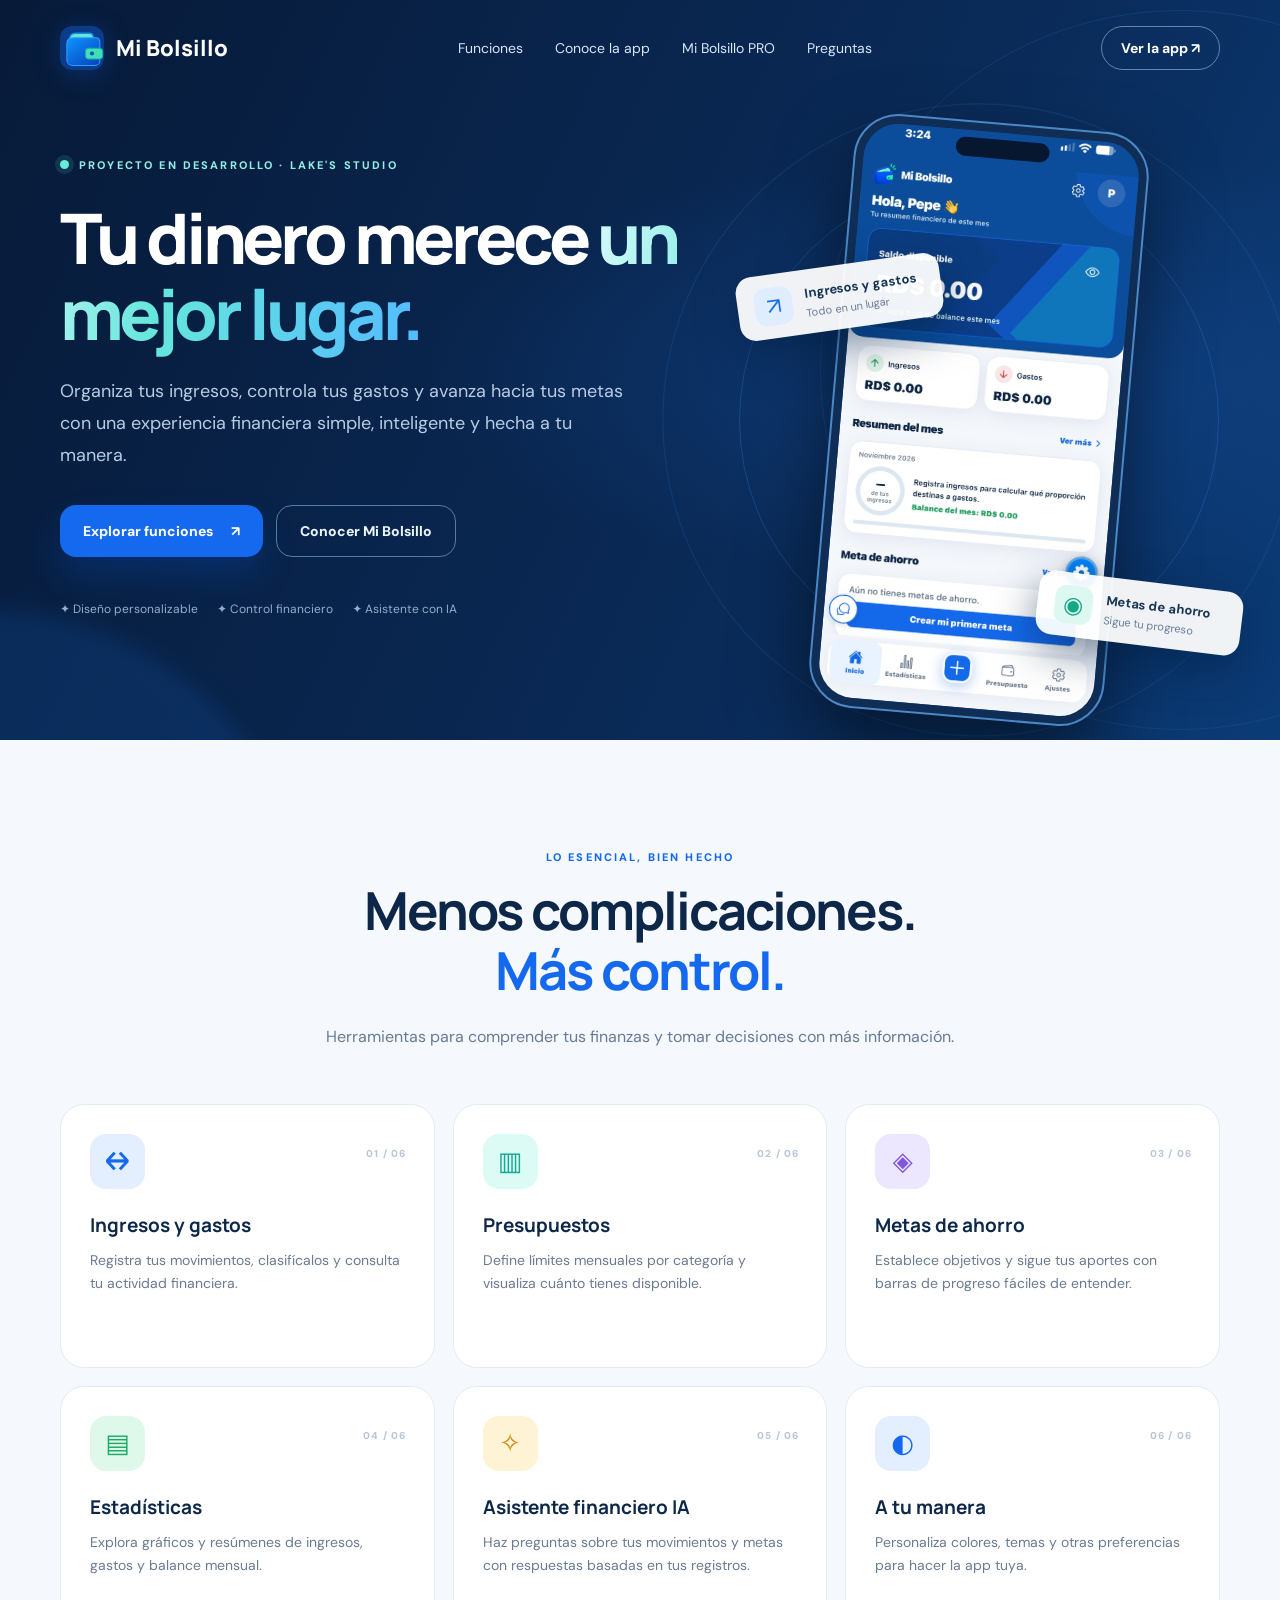
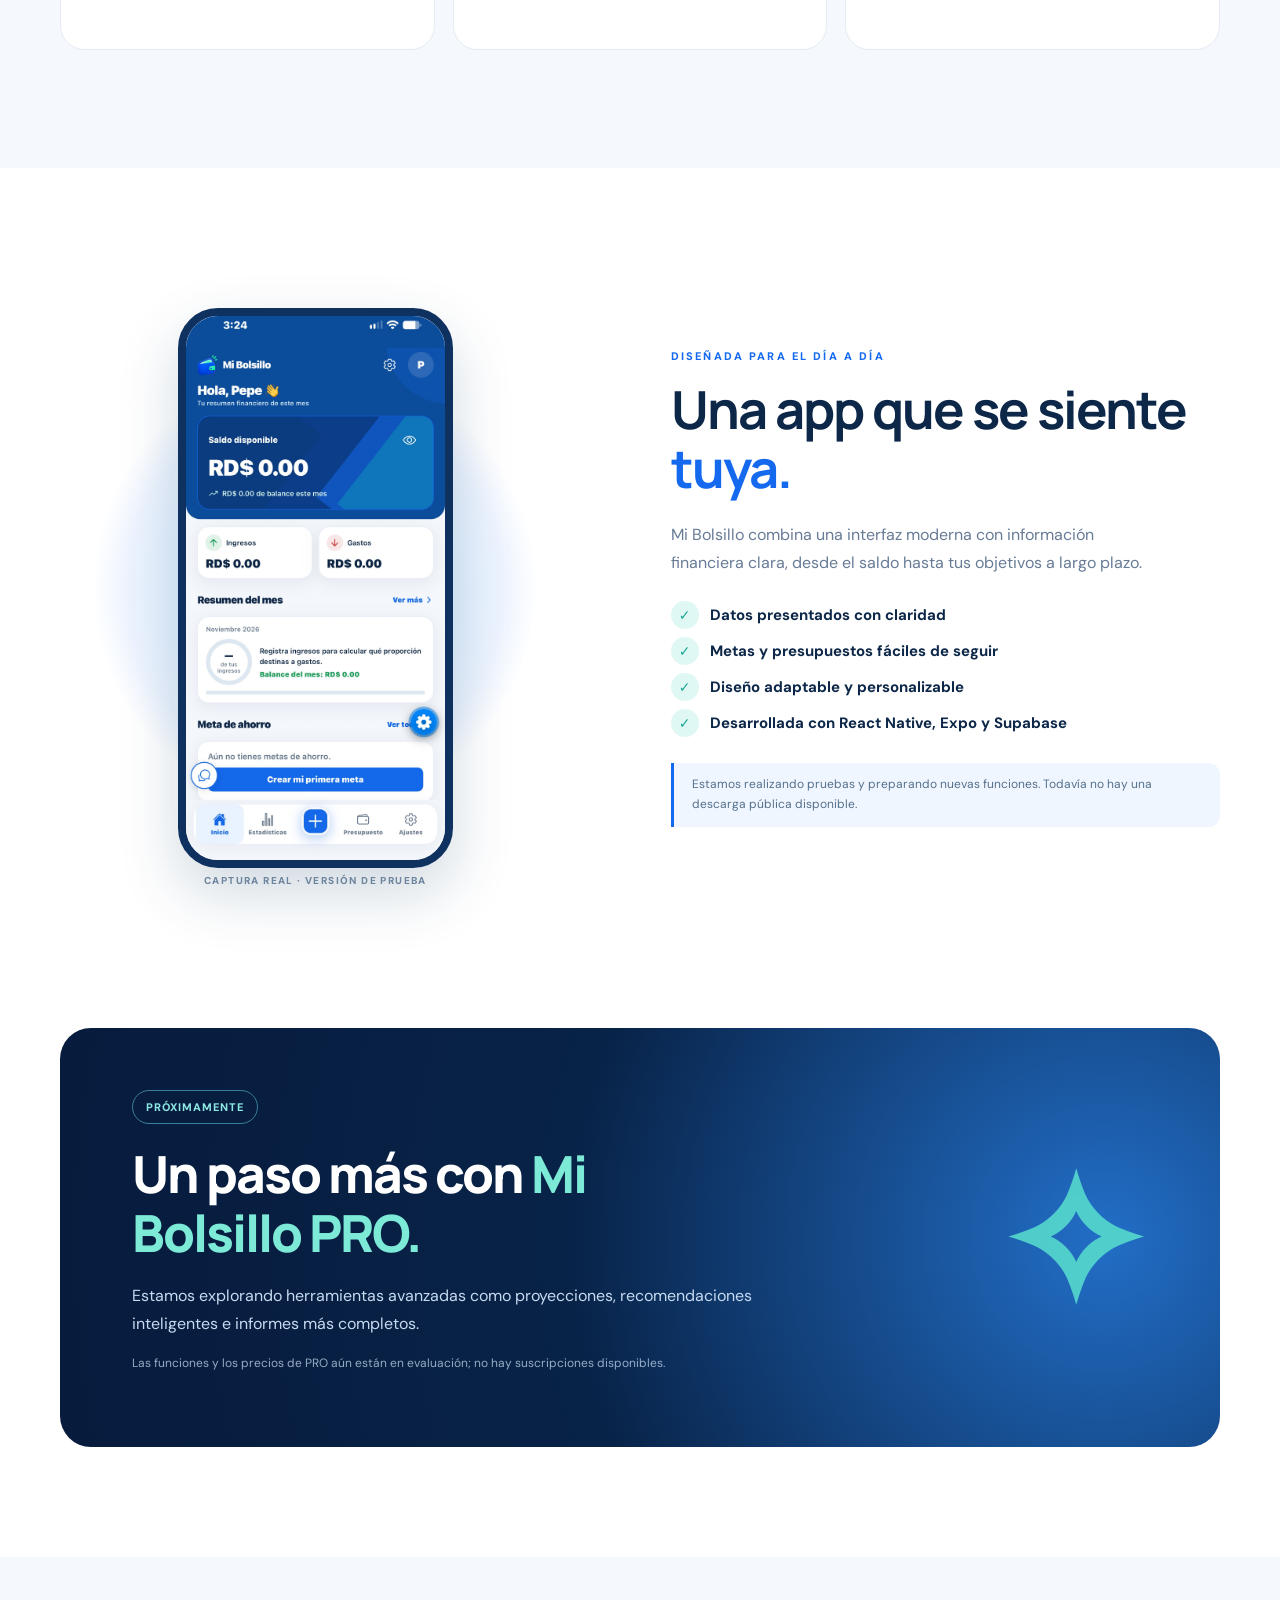
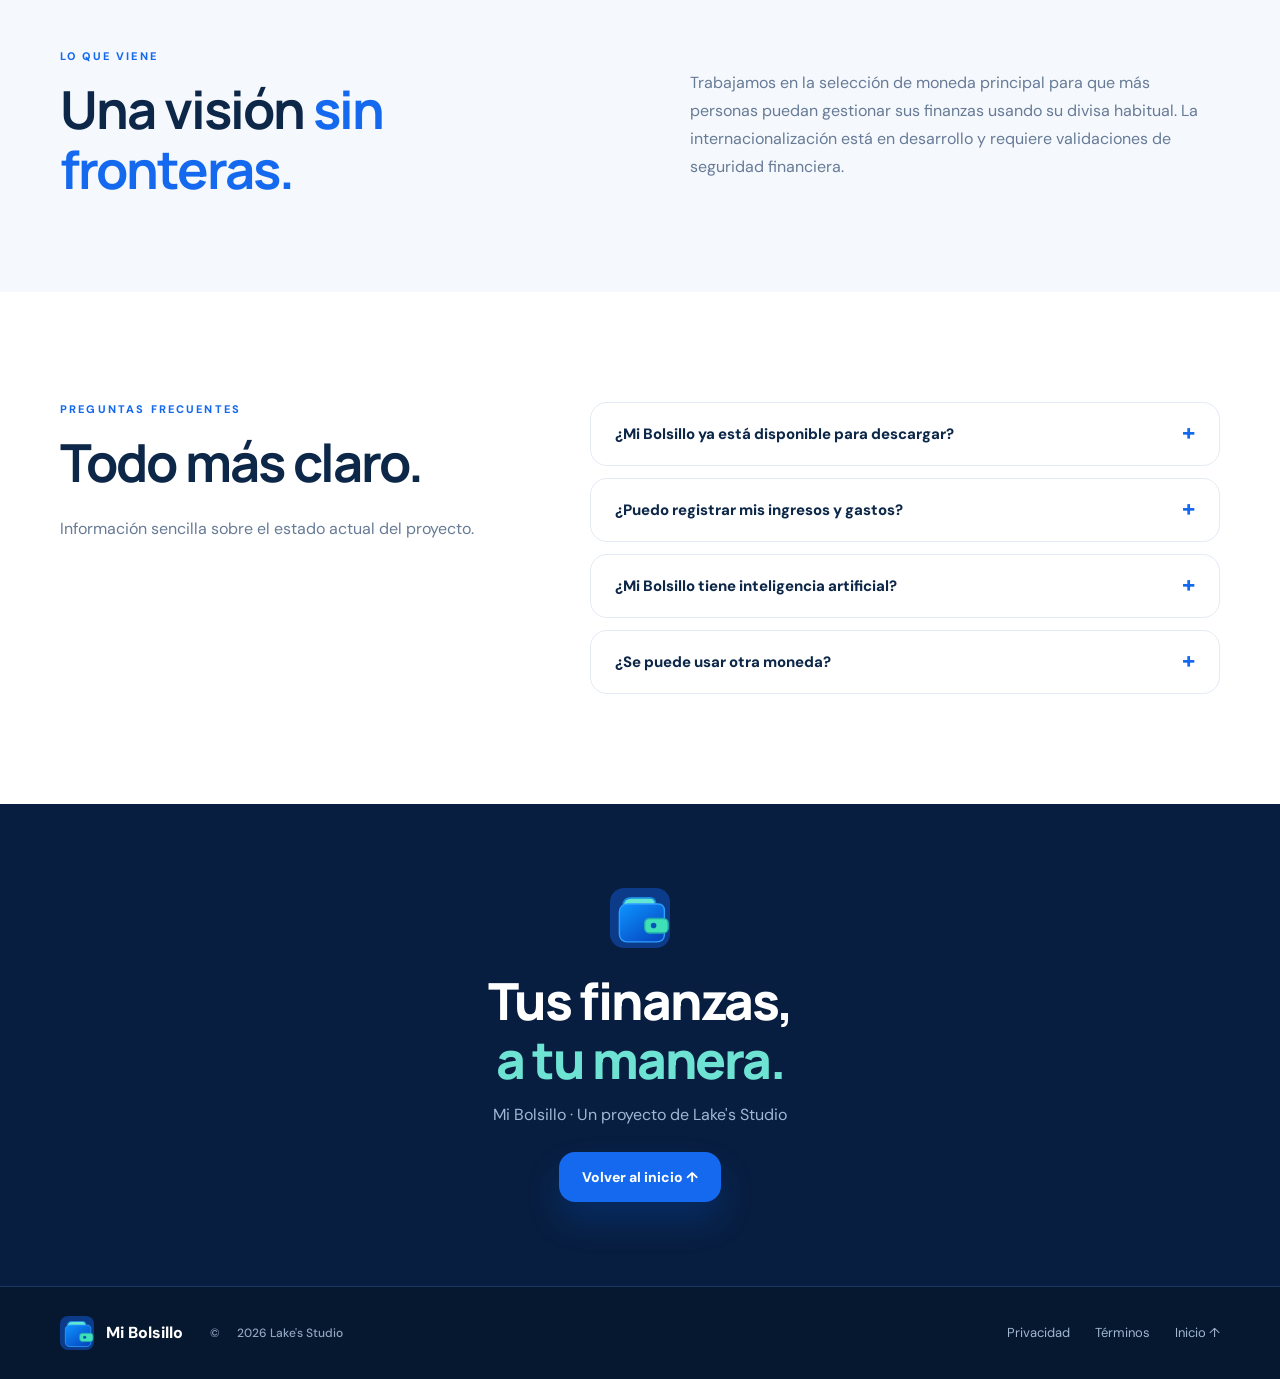
<file: index.html>
<!doctype html>
<html lang="es">
<head>
  <meta charset="utf-8" />
  <meta name="viewport" content="width=device-width, initial-scale=1" />
  <meta name="theme-color" content="#071b3d" />
  <meta name="description" content="Mi Bolsillo: organiza tus ingresos, gastos, presupuestos y metas de ahorro con apoyo de inteligencia artificial. Una app de Lake's Studio." />
  <meta property="og:title" content="Mi Bolsillo | Tus finanzas, a tu manera" />
  <meta property="og:description" content="Una forma clara y moderna de organizar tus finanzas. Proyecto en desarrollo de Lake's Studio." />
  <meta property="og:type" content="website" />
  <link rel="icon" href="/assets/favicon.svg" type="image/svg+xml" />
  <link rel="stylesheet" href="/styles.css" />
  <title>Mi Bolsillo — Tus finanzas, a tu manera</title>
</head>
<body>
  <header class="site-header" id="inicio">
    <nav class="nav container" aria-label="Navegación principal">
      <a class="brand" href="#inicio" aria-label="Mi Bolsillo, inicio">
        <img src="/assets/favicon.svg" alt="" width="44" height="44" />
        <span>Mi Bolsillo</span>
      </a>
      <button class="menu-button" aria-label="Abrir menú" aria-expanded="false" aria-controls="nav-links"><span></span><span></span><span></span></button>
      <div class="nav-links" id="nav-links">
        <a href="#funciones">Funciones</a>
        <a href="#app">Conoce la app</a>
        <a href="#pro">Mi Bolsillo PRO</a>
        <a href="#preguntas">Preguntas</a>
      </div>
      <a class="nav-cta" href="#app">Ver la app <span aria-hidden="true">↗</span></a>
    </nav>
  </header>
  <main>
    <section class="hero">
      <div class="hero-halo"></div>
      <div class="container hero-grid">
        <div class="hero-copy reveal">
          <div class="eyebrow"><span class="dot"></span> PROYECTO EN DESARROLLO · LAKE'S STUDIO</div>
          <h1>Tu dinero merece <span class="gradient-text">un mejor lugar.</span></h1>
          <p class="hero-lead">Organiza tus ingresos, controla tus gastos y avanza hacia tus metas con una experiencia financiera simple, inteligente y hecha a tu manera.</p>
          <div class="hero-actions">
            <a href="#funciones" class="btn btn-primary">Explorar funciones <span aria-hidden="true">↗</span></a>
            <a href="#app" class="btn btn-outline">Conocer Mi Bolsillo</a>
          </div>
          <div class="hero-highlights"><span>✦ Diseño personalizable</span><span>✦ Control financiero</span><span>✦ Asistente con IA</span></div>
        </div>
        <div class="hero-art reveal">
          <div class="art-ring art-ring-a"></div><div class="art-ring art-ring-b"></div>
          <div class="floating-chip chip-a"><span class="chip-icon">↗</span><span><strong>Ingresos y gastos</strong><small>Todo en un lugar</small></span></div>
          <div class="floating-chip chip-b"><span class="chip-icon mint">◉</span><span><strong>Metas de ahorro</strong><small>Sigue tu progreso</small></span></div>
          <div class="phone">
            <div class="phone-camera"></div>
            <img src="/assets/mi-bolsillo-captura.jpg" alt="Captura real de la pantalla de Inicio de Mi Bolsillo, con saldo, ingresos, gastos y metas" />
          </div>
        </div>
      </div>
    </section>
    <section id="funciones" class="features-section">
      <div class="container">
        <div class="section-heading reveal"><div class="section-kicker">LO ESENCIAL, BIEN HECHO</div><h2>Menos complicaciones.<br><span>Más control.</span></h2><p>Herramientas para comprender tus finanzas y tomar decisiones con más información.</p></div>
        <div class="features-grid">
          <article class="feature-card reveal"><div class="feature-icon icon-blue">↔</div><h3>Ingresos y gastos</h3><p>Registra tus movimientos, clasifícalos y consulta tu actividad financiera.</p><span class="feature-num">01 / 06</span></article>
          <article class="feature-card reveal"><div class="feature-icon icon-mint">▥</div><h3>Presupuestos</h3><p>Define límites mensuales por categoría y visualiza cuánto tienes disponible.</p><span class="feature-num">02 / 06</span></article>
          <article class="feature-card reveal"><div class="feature-icon icon-violet">◈</div><h3>Metas de ahorro</h3><p>Establece objetivos y sigue tus aportes con barras de progreso fáciles de entender.</p><span class="feature-num">03 / 06</span></article>
          <article class="feature-card reveal"><div class="feature-icon icon-green">▤</div><h3>Estadísticas</h3><p>Explora gráficos y resúmenes de ingresos, gastos y balance mensual.</p><span class="feature-num">04 / 06</span></article>
          <article class="feature-card reveal"><div class="feature-icon icon-yellow">✧</div><h3>Asistente financiero IA</h3><p>Haz preguntas sobre tus movimientos y metas con respuestas basadas en tus registros.</p><span class="feature-num">05 / 06</span></article>
          <article class="feature-card reveal"><div class="feature-icon icon-blue">◐</div><h3>A tu manera</h3><p>Personaliza colores, temas y otras preferencias para hacer la app tuya.</p><span class="feature-num">06 / 06</span></article>
        </div>
      </div>
    </section>
    <section id="app" class="showcase-section">
      <div class="container showcase-grid">
        <div class="showcase-visual reveal"><div class="showcase-glow"></div><div class="showcase-screenshot"><img src="/assets/mi-bolsillo-captura.jpg" alt="Vista real de la aplicación Mi Bolsillo en iPhone" loading="lazy"></div><div class="showcase-label">CAPTURA REAL · VERSIÓN DE PRUEBA</div></div>
        <div class="showcase-copy reveal"><div class="section-kicker">DISEÑADA PARA EL DÍA A DÍA</div><h2>Una app que se siente <span>tuya.</span></h2><p>Mi Bolsillo combina una interfaz moderna con información financiera clara, desde el saldo hasta tus objetivos a largo plazo.</p><ul class="check-list"><li>Datos presentados con claridad</li><li>Metas y presupuestos fáciles de seguir</li><li>Diseño adaptable y personalizable</li><li>Desarrollada con React Native, Expo y Supabase</li></ul><div class="notice-inline">Estamos realizando pruebas y preparando nuevas funciones. Todavía no hay una descarga pública disponible.</div></div>
      </div>
    </section>
    <section id="pro" class="pro-section">
      <div class="container"><div class="pro-panel reveal"><div class="pro-copy"><span class="pill">PRÓXIMAMENTE</span><h2>Un paso más con <span>Mi Bolsillo PRO.</span></h2><p>Estamos explorando herramientas avanzadas como proyecciones, recomendaciones inteligentes e informes más completos.</p><p class="pro-note">Las funciones y los precios de PRO aún están en evaluación; no hay suscripciones disponibles.</p></div><div class="pro-symbol" aria-hidden="true">✧</div></div></div>
    </section>
    <section class="vision-section"><div class="container vision-grid"><div class="reveal"><div class="section-kicker">LO QUE VIENE</div><h2>Una visión <span>sin fronteras.</span></h2></div><p class="reveal">Trabajamos en la selección de moneda principal para que más personas puedan gestionar sus finanzas usando su divisa habitual. La internacionalización está en desarrollo y requiere validaciones de seguridad financiera.</p></div></section>
    <section id="preguntas" class="faq-section"><div class="container faq-grid"><div class="reveal"><div class="section-kicker">PREGUNTAS FRECUENTES</div><h2>Todo más claro.</h2><p>Información sencilla sobre el estado actual del proyecto.</p></div><div class="faq-list reveal"><details><summary>¿Mi Bolsillo ya está disponible para descargar?</summary><p>La aplicación se encuentra en fase de desarrollo y pruebas. Aún no anunciamos una descarga pública.</p></details><details><summary>¿Puedo registrar mis ingresos y gastos?</summary><p>Sí, la versión de prueba permite registrar movimientos y visualizar resúmenes financieros.</p></details><details><summary>¿Mi Bolsillo tiene inteligencia artificial?</summary><p>El prototipo incluye un asistente que permite consultar información basada en los registros financieros de la cuenta. Sus respuestas son orientativas y no sustituyen asesoría profesional.</p></details><details><summary>¿Se puede usar otra moneda?</summary><p>La selección de moneda principal se encuentra en implementación y pruebas. No anunciamos todavía conversiones de divisas ni soporte multimoneda completo.</p></details></div></div></section>
    <section class="end-cta"><div class="container end-cta-inner"><img src="/assets/favicon.svg" alt="" width="60" height="60"/><h2>Tus finanzas,<br><span>a tu manera.</span></h2><p>Mi Bolsillo · Un proyecto de Lake's Studio</p><a class="btn btn-primary" href="#inicio">Volver al inicio ↑</a></div></section>
  </main>
  <footer><div class="container footer-inner"><div class="footer-brand"><img src="/assets/favicon.svg" alt="" width="34" height="34"/>Mi Bolsillo <span>© <span id="year"></span> Lake's Studio</span></div><div class="footer-links"><a href="/privacidad.html">Privacidad</a><a href="/terminos.html">Términos</a><a href="#inicio">Inicio ↑</a></div></div></footer>
  <script src="/script.js" defer></script>
</body>
</html>
</file>
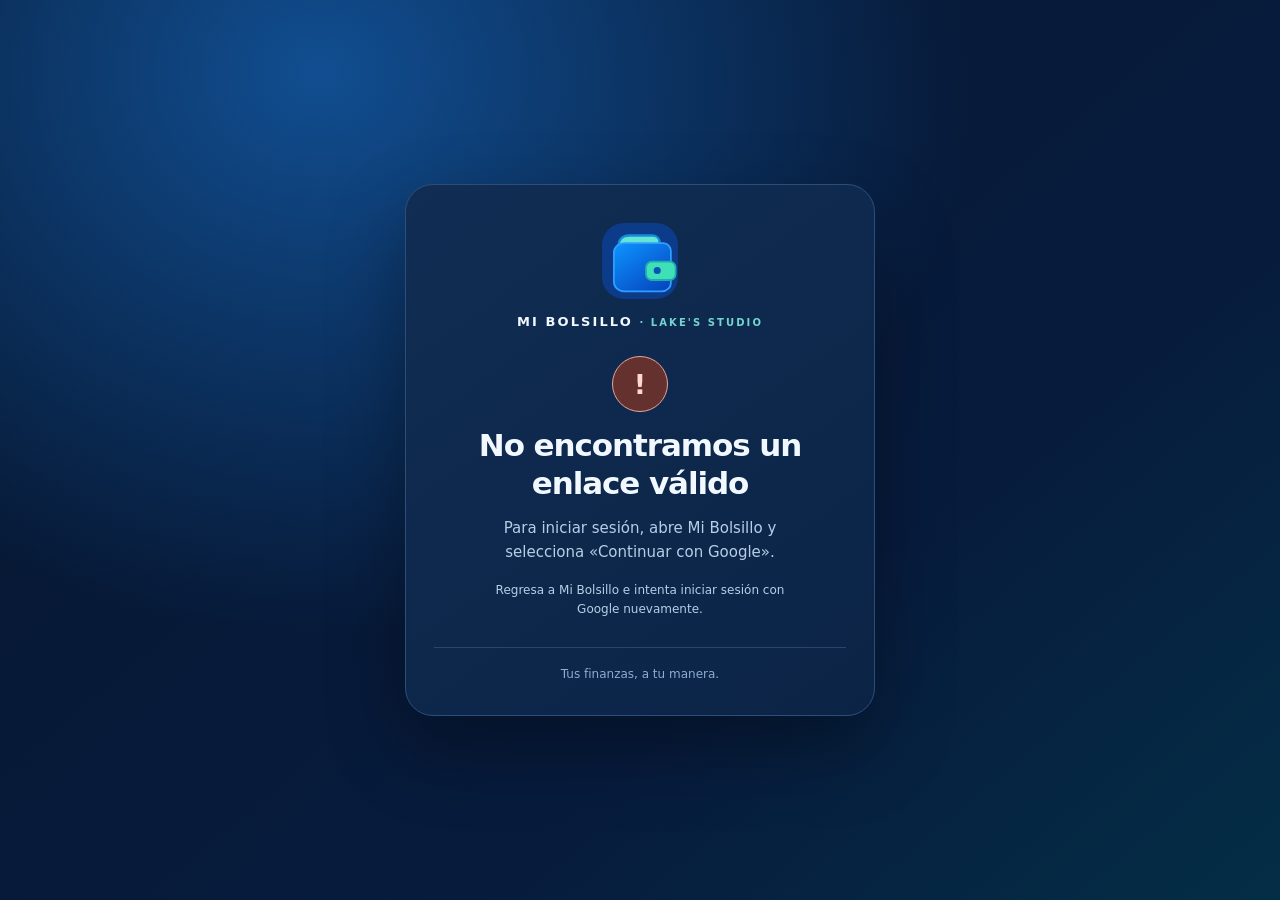
<file: callback.html>
<!doctype html>
<html lang="es">
<head>
  <meta charset="utf-8">
  <meta name="viewport" content="width=device-width, initial-scale=1">
  <meta name="theme-color" content="#071b3d">
  <meta name="referrer" content="no-referrer">
  <meta http-equiv="Cache-Control" content="no-store">
  <meta name="robots" content="noindex, nofollow, noarchive">
  <meta http-equiv="Content-Security-Policy" content="default-src 'none'; img-src 'self'; style-src 'self'; script-src 'self'; base-uri 'none'; form-action 'none'; object-src 'none'; frame-ancestors 'none'">
  <link rel="icon" href="/assets/favicon.svg" type="image/svg+xml">
  <link rel="stylesheet" href="/callback.css">
  <script src="/callback.js" defer></script>
  <title>Continuar en Mi Bolsillo</title>
</head>
<body>
  <main class="page">
    <section class="panel" aria-live="polite" aria-atomic="true">
      <img class="logo" src="/assets/favicon.svg" width="76" height="76" alt="Ícono de Mi Bolsillo">
      <div class="brand">MI BOLSILLO <span>· LAKE'S STUDIO</span></div>
      <div class="icon-check" id="status-icon" aria-hidden="true">✓</div>
      <h1 id="title">Verificando tu acceso…</h1>
      <p id="message">Estamos preparando tu regreso a Mi Bolsillo.</p>
      <a id="open-app" class="action" hidden>Volver a Mi Bolsillo <span aria-hidden="true">↗</span></a>
      <p class="help" id="help">Si tu teléfono pregunta si deseas abrir Mi Bolsillo, selecciona «Abrir».</p>
      <p class="footnote">Tus finanzas, a tu manera.</p>
    </section>
  </main>
</body>
</html>
</file>
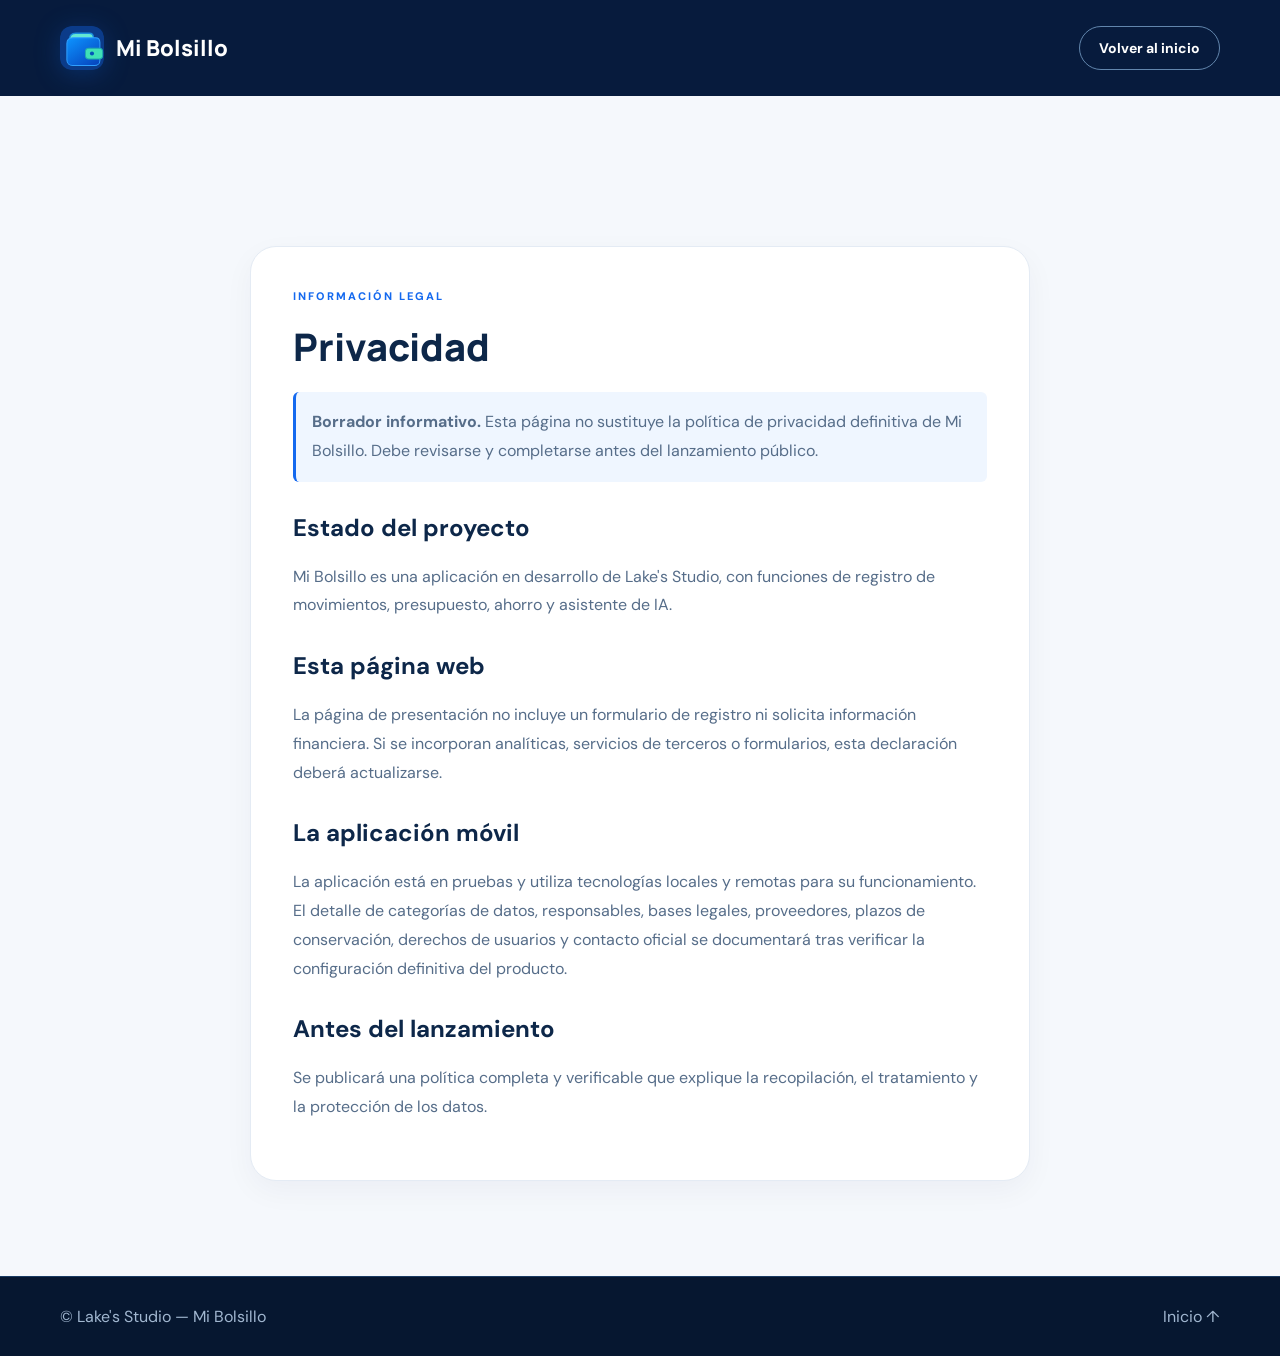
<file: privacidad.html>
<!doctype html><html lang="es"><head><meta charset="utf-8"><meta name="viewport" content="width=device-width, initial-scale=1"><meta name="theme-color" content="#071b3d"><link rel="stylesheet" href="/styles.css"><title>Privacidad | Mi Bolsillo</title></head><body><div class="legal-nav"><header class="site-header"><nav class="nav container"><a class="brand" href="/"><img src="/assets/favicon.svg" alt="" width="44" height="44">Mi Bolsillo</a><a href="/" class="nav-cta" style="margin-left:auto">Volver al inicio</a></nav></header></div><main class="legal"><div class="container"><article><div class="section-kicker">INFORMACIÓN LEGAL</div><h1>Privacidad</h1><p class="draft"><strong>Borrador informativo.</strong> Esta página no sustituye la política de privacidad definitiva de Mi Bolsillo. Debe revisarse y completarse antes del lanzamiento público.</p><h2>Estado del proyecto</h2><p>Mi Bolsillo es una aplicación en desarrollo de Lake's Studio, con funciones de registro de movimientos, presupuesto, ahorro y asistente de IA.</p><h2>Esta página web</h2><p>La página de presentación no incluye un formulario de registro ni solicita información financiera. Si se incorporan analíticas, servicios de terceros o formularios, esta declaración deberá actualizarse.</p><h2>La aplicación móvil</h2><p>La aplicación está en pruebas y utiliza tecnologías locales y remotas para su funcionamiento. El detalle de categorías de datos, responsables, bases legales, proveedores, plazos de conservación, derechos de usuarios y contacto oficial se documentará tras verificar la configuración definitiva del producto.</p><h2>Antes del lanzamiento</h2><p>Se publicará una política completa y verificable que explique la recopilación, el tratamiento y la protección de los datos.</p></article></div></main><footer><div class="container footer-inner">© Lake's Studio — Mi Bolsillo <a href="/">Inicio ↑</a></div></footer></body></html>
</file>
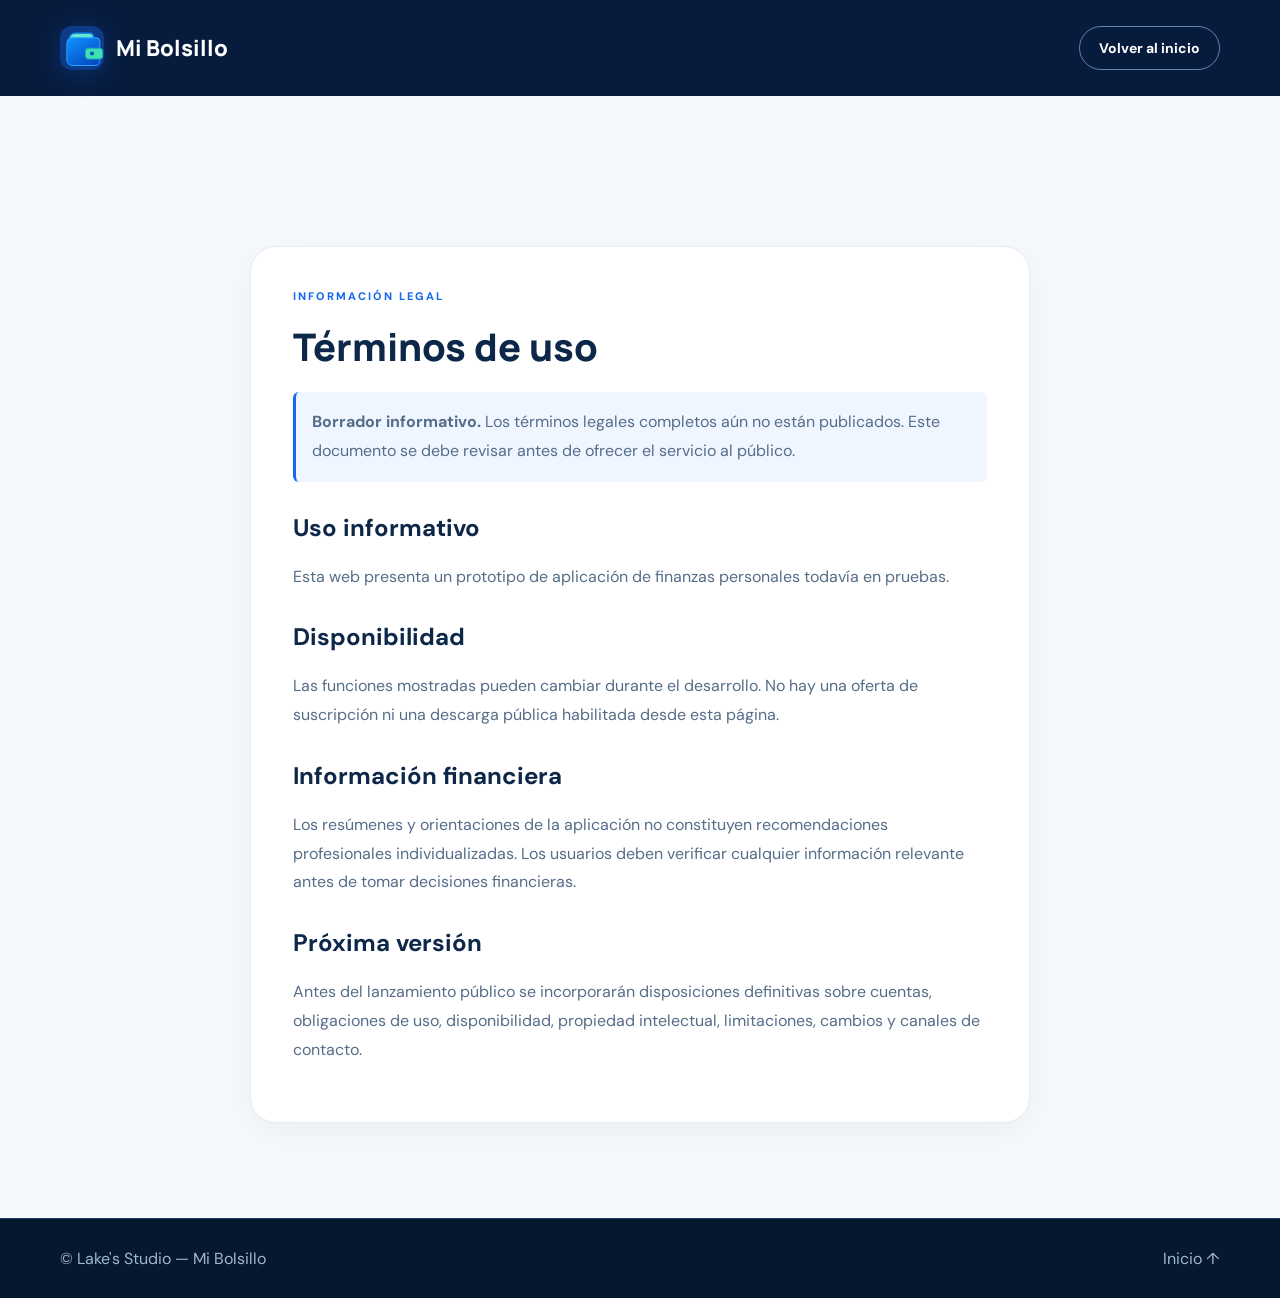
<file: terminos.html>
<!doctype html><html lang="es"><head><meta charset="utf-8"><meta name="viewport" content="width=device-width, initial-scale=1"><meta name="theme-color" content="#071b3d"><link rel="stylesheet" href="/styles.css"><title>Términos | Mi Bolsillo</title></head><body><div class="legal-nav"><header class="site-header"><nav class="nav container"><a class="brand" href="/"><img src="/assets/favicon.svg" alt="" width="44" height="44">Mi Bolsillo</a><a href="/" class="nav-cta" style="margin-left:auto">Volver al inicio</a></nav></header></div><main class="legal"><div class="container"><article><div class="section-kicker">INFORMACIÓN LEGAL</div><h1>Términos de uso</h1><p class="draft"><strong>Borrador informativo.</strong> Los términos legales completos aún no están publicados. Este documento se debe revisar antes de ofrecer el servicio al público.</p><h2>Uso informativo</h2><p>Esta web presenta un prototipo de aplicación de finanzas personales todavía en pruebas.</p><h2>Disponibilidad</h2><p>Las funciones mostradas pueden cambiar durante el desarrollo. No hay una oferta de suscripción ni una descarga pública habilitada desde esta página.</p><h2>Información financiera</h2><p>Los resúmenes y orientaciones de la aplicación no constituyen recomendaciones profesionales individualizadas. Los usuarios deben verificar cualquier información relevante antes de tomar decisiones financieras.</p><h2>Próxima versión</h2><p>Antes del lanzamiento público se incorporarán disposiciones definitivas sobre cuentas, obligaciones de uso, disponibilidad, propiedad intelectual, limitaciones, cambios y canales de contacto.</p></article></div></main><footer><div class="container footer-inner">© Lake's Studio — Mi Bolsillo <a href="/">Inicio ↑</a></div></footer></body></html>
</file>
<file: styles.css>
@import url('https://fonts.googleapis.com/css2?family=DM+Sans:wght@400;500;600;700;800&family=Manrope:wght@400;500;600;700;800&display=swap');
:root{--navy:#071b3d;--ink:#0d2749;--blue:#1469ef;--blue2:#1553be;--mint:#55dfce;--muted:#677b96;--line:#e4ebf4;--bg:#f5f8fd;--white:#fff}*{box-sizing:border-box}html{scroll-behavior:smooth}body{margin:0;font-family:'DM Sans',system-ui,-apple-system,Arial,sans-serif;color:var(--ink);background:#fff}img{display:block;max-width:100%}a{color:inherit;text-decoration:none}button{font:inherit}.container{width:min(1160px,calc(100% - 44px));margin:auto}.site-header{position:absolute;top:0;left:0;right:0;z-index:20;color:#fff}.nav{min-height:96px;display:flex;align-items:center;gap:30px}.brand{display:flex;align-items:center;gap:12px;font-family:Manrope,sans-serif;font-size:22px;font-weight:800;white-space:nowrap}.brand img{border-radius:12px;filter:drop-shadow(0 4px 12px #0a4dad66)}.nav-links{display:flex;align-items:center;gap:32px;margin:auto;font-size:14px;color:#d8e5fa}.nav-links a:hover,.footer-links a:hover{color:var(--mint)}.nav-cta{border:1px solid #6286ad;border-radius:100px;padding:12px 19px;font-size:14px;white-space:nowrap;font-weight:700}.nav-cta:hover{border-color:var(--mint);color:var(--mint)}.menu-button{display:none;background:none;border:0;cursor:pointer}.hero{background:radial-gradient(ellipse at 80% 50%,#154d9a77,transparent 42%),linear-gradient(115deg,#071a38,#0a2b59 65%,#0b3b76);color:#fff;min-height:740px;position:relative;overflow:hidden}.hero:before{content:"";position:absolute;width:650px;height:650px;border-radius:50%;background:#0e4387;filter:blur(10px);opacity:.36;left:-340px;bottom:-520px}.hero-halo{position:absolute;width:720px;height:720px;border:1px solid #307acf30;border-radius:50%;right:-260px;top:10px}.hero-grid{display:grid;grid-template-columns:1.13fr .87fr;gap:50px;min-height:740px;align-items:center;padding-top:100px}.hero-copy{padding-bottom:65px}.eyebrow,.section-kicker{letter-spacing:2.15px;font-weight:800;font-size:11px}.eyebrow{color:#91eee2;display:flex;align-items:center;gap:10px}.dot{width:9px;height:9px;background:#66ecd7;border-radius:50%;box-shadow:0 0 0 5px #55dfce22}.hero h1{font-family:Manrope,sans-serif;font-size:clamp(48px,5.45vw,78px);letter-spacing:-4px;line-height:1.1;max-width:680px;margin:28px 0 22px;font-weight:800}.gradient-text{background:linear-gradient(100deg,#d6fbfa,#65e6dc 40%,#54bbff);-webkit-background-clip:text;background-clip:text;color:transparent}.hero-lead{font-size:18px;line-height:1.78;color:#b8cde4;max-width:565px}.hero-actions{display:flex;flex-wrap:wrap;gap:13px;margin-top:34px}.btn{display:inline-flex;align-items:center;gap:18px;border-radius:16px;padding:16px 23px;font-size:14px;font-weight:800;transition:transform .2s,background .2s;justify-content:center}.btn:hover{transform:translateY(-3px)}.btn-primary{color:#fff;background:var(--blue);box-shadow:0 18px 35px #056bff30}.btn-primary:hover{background:#317eff}.btn-outline{border:1px solid #527da7;color:#eaf6ff}.hero-highlights{display:flex;flex-wrap:wrap;gap:19px;color:#90b0ce;font-size:12px;margin-top:44px}.hero-art{height:640px;position:relative;display:flex;justify-content:center;align-items:center}.phone{height:592px;width:292px;border:8px solid #102d55;outline:2px solid #4a88c7;border-radius:43px;overflow:hidden;box-shadow:0 35px 75px #0008;position:relative;z-index:3;background:#0e4b96;transform:rotate(5deg)}.phone img{width:100%;height:100%;object-fit:cover}.phone-camera{position:absolute;left:50%;top:7px;transform:translateX(-50%);width:94px;height:19px;background:#06172f;border-radius:15px;z-index:5}.art-ring{position:absolute;top:80px;width:480px;height:480px;border:1px solid #2e70c35e;border-radius:50%}.art-ring-b{transform:scale(1.32);opacity:.5}.floating-chip{position:absolute;z-index:4;display:flex;align-items:center;gap:13px;background:#ffffffef;box-shadow:0 15px 40px #001f4480;border-radius:16px;color:#173654;padding:13px 17px;min-width:205px}.floating-chip strong,.floating-chip small{display:block}.floating-chip strong{font-size:13px}.floating-chip small{font-size:11px;margin-top:4px;color:#687c94}.chip-icon{height:38px;width:38px;border-radius:11px;background:#e0edff;color:#1870e9;font-size:23px;display:grid;place-items:center}.chip-icon.mint{background:#ddf8f1;color:#13aa83}.chip-a{top:165px;left:0;transform:rotate(-8deg)}.chip-b{right:-22px;bottom:95px;transform:rotate(7deg)}.features-section{background:var(--bg);padding:110px 0 118px}.section-heading{max-width:660px;margin:0 auto 53px;text-align:center}.section-kicker{color:var(--blue);margin-bottom:17px}.section-heading h2,.showcase-copy h2,.vision-grid h2,.faq-grid h2{font-family:Manrope,sans-serif;font-size:clamp(37px,4.1vw,57px);line-height:1.14;letter-spacing:-2px;margin:0 0 22px}.section-heading h2 span,.showcase-copy h2 span,.vision-grid h2 span{color:var(--blue)}.section-heading p,.showcase-copy p,.vision-grid p,.faq-grid>div>p{color:var(--muted);line-height:1.75;font-size:16px}.features-grid{display:grid;grid-template-columns:repeat(3,1fr);gap:18px}.feature-card{background:#fff;border:1px solid var(--line);border-radius:24px;padding:29px;min-height:264px;position:relative;transition:transform .25s,box-shadow .25s}.feature-card:hover{transform:translateY(-5px);box-shadow:0 22px 45px #15376110}.feature-icon{height:55px;width:55px;border-radius:16px;display:grid;place-items:center;font-size:26px;font-weight:800;margin-bottom:23px}.icon-blue{background:#e3efff;color:#1469ef}.icon-mint{background:#dbfbf4;color:#16a994}.icon-violet{background:#ede6ff;color:#8056db}.icon-green{background:#def9e9;color:#1daa69}.icon-yellow{background:#fff3d5;color:#ce8a0c}.feature-card h3{font-family:Manrope;font-size:19px;margin:0 0 11px}.feature-card p{color:#6a7b92;font-size:14px;line-height:1.65;margin:0}.feature-num{font-size:10px;font-weight:800;letter-spacing:1.2px;position:absolute;right:27px;top:42px;color:#b8c6d7}.showcase-section{padding:125px 0;background:#fff;overflow:hidden}.showcase-grid{display:grid;grid-template-columns:.93fr 1fr;gap:100px;align-items:center}.showcase-visual{min-height:590px;display:grid;place-items:center;position:relative}.showcase-glow{position:absolute;width:440px;height:440px;border-radius:50%;background:radial-gradient(circle,#cae9ff,#edf4ff 60%,transparent 72%)}.showcase-screenshot{width:275px;height:560px;overflow:hidden;border:8px solid #0f315f;border-radius:40px;position:relative;box-shadow:0 25px 60px #0b386130}.showcase-screenshot img{height:100%;width:100%;object-fit:cover}.showcase-label{position:absolute;bottom:-4px;letter-spacing:1.4px;font-size:10px;font-weight:800;color:#6d849e}.showcase-copy h2{max-width:550px}.showcase-copy p{max-width:490px}.check-list{list-style:none;padding:0;margin:28px 0 30px}.check-list li{margin-bottom:16px;font-size:15px;font-weight:700}.check-list li:before{content:'✓';background:#dff8f3;color:#1ca895;font-size:14px;padding:5px 8px;border-radius:50%;margin-right:11px}.notice-inline{border-left:3px solid var(--blue);padding:12px 18px;background:#f0f6ff;color:#54708b;line-height:1.65;font-size:12px;border-radius:0 12px 12px 0}.pro-section{padding:20px 0 110px;background:#fff}.pro-panel{background:radial-gradient(circle at 90% 50%,#226ec7,#082348 50%,#071b3d);border-radius:31px;padding:62px 72px;display:flex;align-items:center;justify-content:space-between;gap:40px;color:#fff;overflow:hidden}.pill{display:inline-block;color:#8de7e2;border:1px solid #397e9c;padding:9px 13px;font-size:11px;letter-spacing:1px;font-weight:800;border-radius:30px}.pro-copy h2{font:800 clamp(34px,4vw,52px)/1.16 Manrope;letter-spacing:-2px;max-width:615px;margin:20px 0}.pro-copy h2 span{color:#7cead7}.pro-copy p{line-height:1.7;color:#c6daf0;max-width:660px}.pro-note{font-size:12px;opacity:.75}.pro-symbol{font:180px/1 Manrope;font-weight:800;color:#59e0ce;opacity:.85}.vision-section{background:#f5f8fd;padding:92px 0}.vision-grid{display:grid;grid-template-columns:1fr 1fr;gap:100px;align-items:center}.vision-grid h2{margin-bottom:0}.vision-grid p{margin:0}.faq-section{padding:110px 0}.faq-grid{display:grid;grid-template-columns:.8fr 1.2fr;gap:110px}.faq-list{display:flex;flex-direction:column;gap:12px}details{border:1px solid var(--line);padding:21px 24px;border-radius:17px;background:#fff}details[open]{background:#f8fbff}details summary{font-weight:800;font-size:15px;cursor:pointer;list-style:none;display:flex;justify-content:space-between;gap:12px}details summary:after{content:'+';font-size:23px;color:var(--blue);line-height:.75}details[open] summary:after{content:'−'}details summary::-webkit-details-marker{display:none}details p{color:var(--muted);font-size:14px;line-height:1.7;margin:16px 0 0}.end-cta{background:#081e40;padding:84px 0;color:#fff;text-align:center}.end-cta-inner{display:flex;align-items:center;flex-direction:column}.end-cta h2{font:800 clamp(35px,4vw,55px)/1.16 Manrope;letter-spacing:-2px;margin:23px 0 8px}.end-cta h2 span{color:#6ee3d3}.end-cta p{color:#9eb8d4;margin:6px 0 27px}footer{background:#061730;color:#a1b7d0;border-top:1px solid #193b63}.footer-inner{display:flex;justify-content:space-between;gap:24px;align-items:center;padding:29px 0}.footer-brand{display:flex;align-items:center;gap:12px;color:#fff;font-weight:800}.footer-brand span{font-size:12px;font-weight:500;color:#91a6c0;margin-left:15px}.footer-links{display:flex;gap:25px;font-size:13px}.reveal{opacity:0;transform:translateY(25px);transition:opacity .65s ease,transform .65s ease}.reveal.visible{opacity:1;transform:translateY(0)}.legal{min-height:70vh;background:#f5f8fc;padding:150px 0 95px}.legal article{max-width:780px;margin:auto;background:#fff;padding:42px;border:1px solid var(--line);border-radius:26px;box-shadow:0 10px 30px #071b3d0b}.legal h1{font:800 38px Manrope;margin:0 0 20px}.legal h2{margin-top:30px}.legal p{line-height:1.8;color:#566d89}.legal .draft{background:#eff6ff;border-left:3px solid var(--blue);padding:16px;border-radius:6px}.legal-nav{background:#071b3d}.legal-nav .site-header{position:relative}
@media(max-width:1000px){.nav-links{gap:15px}.hero-grid{gap:20px}.hero h1{font-size:58px}.floating-chip{display:none}.showcase-grid{gap:40px}.faq-grid{gap:50px}}
@media(max-width:760px){.container{width:min(100% - 34px,560px)}.site-header{position:absolute}.nav{min-height:80px}.brand{font-size:20px}.nav-cta{display:none}.menu-button{display:flex;flex-direction:column;gap:5px;margin-left:auto;padding:10px}.menu-button span{width:24px;height:2px;background:white;border-radius:3px}.nav-links{display:none;position:absolute;top:74px;left:17px;right:17px;background:#0c2d58;border:1px solid #31557f;padding:15px;border-radius:15px;flex-direction:column;align-items:stretch;gap:0}.nav-links.open{display:flex}.nav-links a{padding:13px}.hero{min-height:0}.hero-grid{display:flex;flex-direction:column;padding-top:145px;gap:0}.hero-copy{padding-bottom:25px}.hero h1{font-size:clamp(42px,11.5vw,61px);letter-spacing:-2.9px;margin-top:22px}.hero-lead{font-size:16px}.hero-actions{gap:9px}.btn{padding:14px 17px;font-size:13px}.hero-highlights{margin-top:25px;gap:12px 18px}.hero-art{height:480px;width:100%}.phone{width:210px;height:430px;border-radius:33px;border-width:6px;transform:rotate(4deg)}.phone-camera{width:70px;height:13px}.art-ring{height:340px;width:340px;top:62px}.features-section{padding:75px 0}.features-grid{grid-template-columns:1fr 1fr;gap:10px}.feature-card{padding:23px;min-height:245px}.feature-card h3{font-size:17px}.feature-num{display:none}.feature-card p{font-size:12px}.showcase-section{padding:72px 0}.showcase-grid{grid-template-columns:1fr;gap:55px}.showcase-visual{min-height:470px}.showcase-screenshot{width:218px;height:441px}.showcase-glow{width:360px;height:360px}.showcase-copy h2,.section-heading h2,.vision-grid h2{letter-spacing:-1.7px}.pro-section{padding-bottom:70px}.pro-panel{padding:36px 25px}.pro-symbol{display:none}.vision-section{padding:70px 0}.vision-grid,.faq-grid{grid-template-columns:1fr;gap:24px}.faq-section{padding:75px 0}.footer-inner{flex-direction:column;align-items:flex-start}.footer-brand{flex-wrap:wrap}.footer-brand span{margin-left:0}.legal{padding:120px 0 50px}.legal article{padding:24px}}
@media(max-width:420px){.features-grid{grid-template-columns:1fr}.feature-card{min-height:auto}.hero-actions{flex-direction:column;align-items:stretch}.hero h1{font-size:44px}.hero-highlights{font-size:11px}.hero-art{height:430px}}
@media(prefers-reduced-motion:reduce){html{scroll-behavior:auto}*,*:before,*:after{animation-duration:.01ms!important;transition-duration:.01ms!important}.reveal{opacity:1;transform:none}}
</file>
<file: callback.css>
:root{color-scheme:dark;--navy:#071b3d;--card:#0c254a;--line:#2b4f7a;--white:#f1f8ff;--muted:#b7cee8;--blue:#1a79f8;--mint:#5de0c0}
*{box-sizing:border-box}
body{margin:0;min-height:100vh;min-height:100dvh;font-family:system-ui,-apple-system,"Segoe UI",sans-serif;background:radial-gradient(ellipse at 25% 8%,#114e91 0%,transparent 48%),linear-gradient(140deg,#06172f,#071b3d 65%,#042e46);color:var(--white)}
.page{min-height:100vh;min-height:100dvh;display:grid;place-items:center;padding:26px 18px}
.panel{width:min(100%,470px);padding:38px 28px 30px;text-align:center;background:linear-gradient(145deg,#112d53,#0b2446);border:1px solid var(--line);border-radius:28px;box-shadow:0 32px 80px #0005}
.logo{display:block;margin:0 auto 15px;border-radius:22px}
.brand{font-size:13px;letter-spacing:.16em;font-weight:850}
.brand span{color:#72d5d0;font-size:10px;font-weight:650}
.icon-check{display:grid;place-items:center;width:56px;height:56px;margin:27px auto 15px;border-radius:50%;background:#0b614e;border:1px solid #5de0c0;color:#9bf9de;font-size:27px;font-weight:750}
.icon-check.error{background:#65312e;border-color:#e9a59a;color:#ffd8d1}
h1{font-size:clamp(24px,5vw,31px);line-height:1.22;margin:8px 0 13px;letter-spacing:-.035em}
p{line-height:1.6;color:var(--muted)}
#message{font-size:15px;margin:0 auto;max-width:340px}
.action{display:flex;align-items:center;justify-content:center;gap:9px;margin-top:27px;padding:16px 22px;border-radius:14px;background:linear-gradient(135deg,#1675f7,#0e54bd);border:1px solid #7bb5ff;color:#fff;text-decoration:none;font-size:16px;font-weight:770;box-shadow:0 12px 30px #146ef344}
.action[hidden]{display:none}
.action:hover{filter:brightness(1.1)}.action:focus-visible{outline:3px solid var(--mint);outline-offset:4px}
.help{margin:17px auto 0;font-size:12px;max-width:315px}
.footnote{border-top:1px solid #2a4568;margin:28px 0 0;padding-top:17px;font-size:12px;color:#8dacd2}
@media(prefers-reduced-motion:no-preference){.panel{animation:rise .45s ease-out}@keyframes rise{from{transform:translateY(12px);opacity:0}to{transform:translateY(0);opacity:1}}}
</file>
